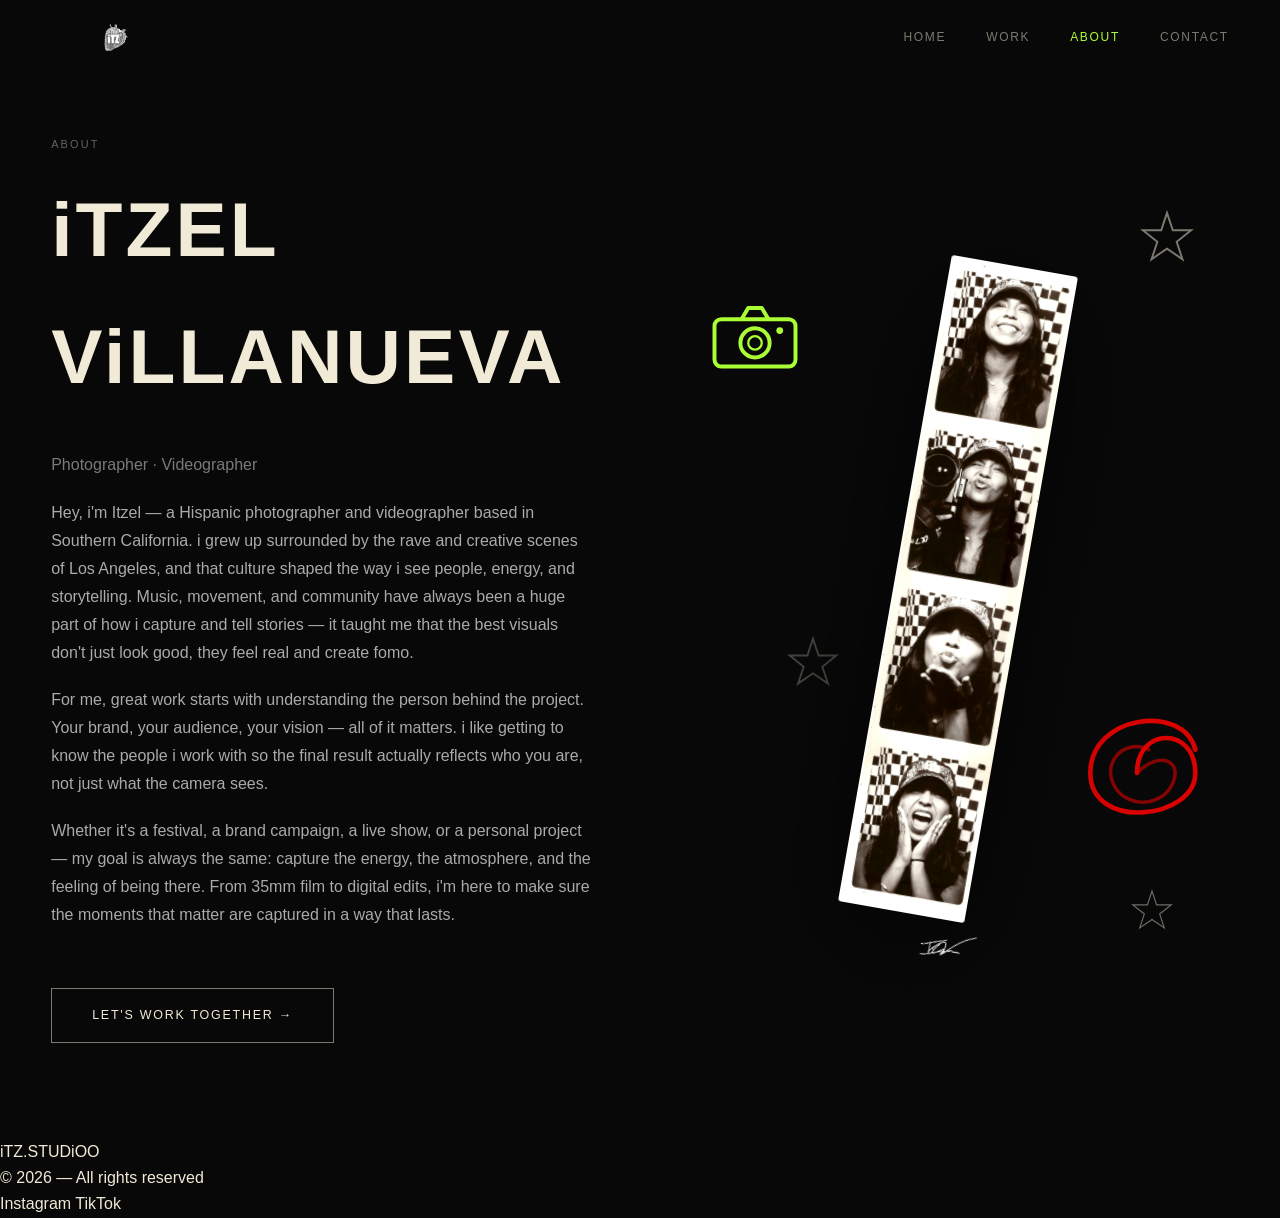
<file: about.html>
<!DOCTYPE html>
<html lang="en">
<head>
  <meta charset="UTF-8" />
  <meta name="viewport" content="width=device-width, initial-scale=1.0" />
  <title>About | itz.studioo</title>
  <link rel="icon" type="image/png" href="images/favicon.png" />
  <link rel="stylesheet" href="css/style.css" />
</head>
<body>

  <div class="cursor-dot"></div>
  <div class="cursor-ring"></div>

  <nav class="nav">
    <a href="index.html" class="nav-logo"><img src="images/logo-s.png" alt="iTZ.STUDiOO" /></a>
    <ul class="nav-links">
      <li><a href="index.html">Home</a></li>
      <li><a href="work.html">Work</a></li>
      <li><a href="about.html" class="active">About</a></li>
      <li><a href="contact.html">Contact</a></li>
    </ul>
    <button class="nav-hamburger" aria-label="menu">
      <span></span><span></span><span></span>
    </button>
  </nav>

  <section class="about-section">

    <!-- LEFT: BIO -->
    <div class="about-content">
      <p class="eyebrow">About</p>
      <h1 class="about-name">Itzel<br/>Villanueva</h1>

      <p class="about-bio about-bio--intro">Photographer · Videographer</p>

      <p class="about-bio">
        Hey, i'm Itzel — a Hispanic photographer and videographer based in Southern California.
        i grew up surrounded by the rave and creative scenes of Los Angeles, and that culture
        shaped the way i see people, energy, and storytelling. Music, movement, and community
        have always been a huge part of how i capture and tell stories — it taught me that the
        best visuals don't just look good, they feel real and create fomo.
      </p>
      <p class="about-bio">
        For me, great work starts with understanding the person behind the project. Your brand,
        your audience, your vision — all of it matters. i like getting to know the people i
        work with so the final result actually reflects who you are, not just what the camera sees.
      </p>
      <p class="about-bio">
        Whether it's a festival, a brand campaign, a live show, or a personal project —
        my goal is always the same: capture the energy, the atmosphere, and the feeling of
        being there. From 35mm film to digital edits, i'm here to make sure
        the moments that matter are captured in a way that lasts.
      </p>

      <a href="contact.html" class="business-btn" style="margin-top:2.5rem;">Let's Work Together →</a>
    </div>

    <!-- RIGHT: FILMSTRIP SCENE -->
    <div class="about-image">
      <div class="filmstrip-scene">

        <!-- Deco: camera -->
        <div class="deco deco-camera">
          <svg viewBox="0 0 80 64" fill="none" xmlns="http://www.w3.org/2000/svg">
            <rect x="4" y="18" width="72" height="42" rx="6" stroke="var(--lime)" stroke-width="3.5"/>
            <circle cx="40" cy="39" r="13" stroke="var(--lime)" stroke-width="3.5"/>
            <circle cx="40" cy="39" r="6" stroke="var(--lime)" stroke-width="2"/>
            <path d="M28 18 L34 8 H46 L52 18" stroke="var(--lime)" stroke-width="3.5" stroke-linejoin="round"/>
            <circle cx="62" cy="28" r="3" fill="var(--lime)"/>
          </svg>
        </div>

        <!-- Deco: red swirl -->
        <div class="deco deco-swirl">
          <svg viewBox="0 0 120 120" fill="none" xmlns="http://www.w3.org/2000/svg">
            <path d="M60 60 C60 20 110 20 110 60 C110 100 20 110 20 60 C20 10 100 0 110 40" stroke="var(--red)" stroke-width="4" stroke-linecap="round" fill="none"/>
            <path d="M60 60 C80 40 100 50 90 70 C80 90 50 90 40 70 C30 50 50 30 70 40" stroke="var(--red)" stroke-width="3" stroke-linecap="round" fill="none" opacity=".6"/>
          </svg>
        </div>

        <!-- Deco: star top-right -->
        <div class="deco deco-star">
          <svg viewBox="0 0 60 60" fill="none" xmlns="http://www.w3.org/2000/svg">
            <polygon points="30,4 36,22 55,22 40,34 46,52 30,41 14,52 20,34 5,22 24,22" stroke="var(--cream)" stroke-width="2" fill="none" opacity=".5"/>
          </svg>
        </div>
        <!-- Deco: star left side of filmstrip -->
        <div class="deco deco-star-left">
          <svg viewBox="0 0 60 60" fill="none" xmlns="http://www.w3.org/2000/svg">
            <polygon points="30,4 36,22 55,22 40,34 46,52 30,41 14,52 20,34 5,22 24,22" stroke="var(--cream)" stroke-width="2" fill="none" opacity=".45"/>
          </svg>
        </div>
        <!-- Deco: star near bottom of filmstrip -->
        <div class="deco deco-star-bottom">
          <svg viewBox="0 0 60 60" fill="none" xmlns="http://www.w3.org/2000/svg">
            <polygon points="30,4 36,22 55,22 40,34 46,52 30,41 14,52 20,34 5,22 24,22" stroke="var(--cream)" stroke-width="1.5" fill="none" opacity=".45"/>
          </svg>
        </div>

        <!-- The filmstrip itself -->
        <div class="filmstrip-wrap">
          <img src="images/filmstrip.jpg" alt="Itzel Villanueva — iTZ.STUDiOO" class="filmstrip-img" />
          <img src="images/signature.png" alt="signature" class="about-sig" />
        </div>

      </div>
    </div>

  </section>

  <footer class="footer">
    <p class="footer-logo">iTZ.STUDiOO</p>
    <p class="footer-copy">&copy; <span id="year"></span> — All rights reserved</p>
    <div class="footer-socials">
      <a href="https://www.instagram.com/ivilla.11/" target="_blank" rel="noopener">Instagram</a>
      <a href="https://www.tiktok.com/@ivilla" target="_blank" rel="noopener">TikTok</a>
    </div>
  </footer>

  <script src="js/main.js"></script>
</body>
</html>
</file>
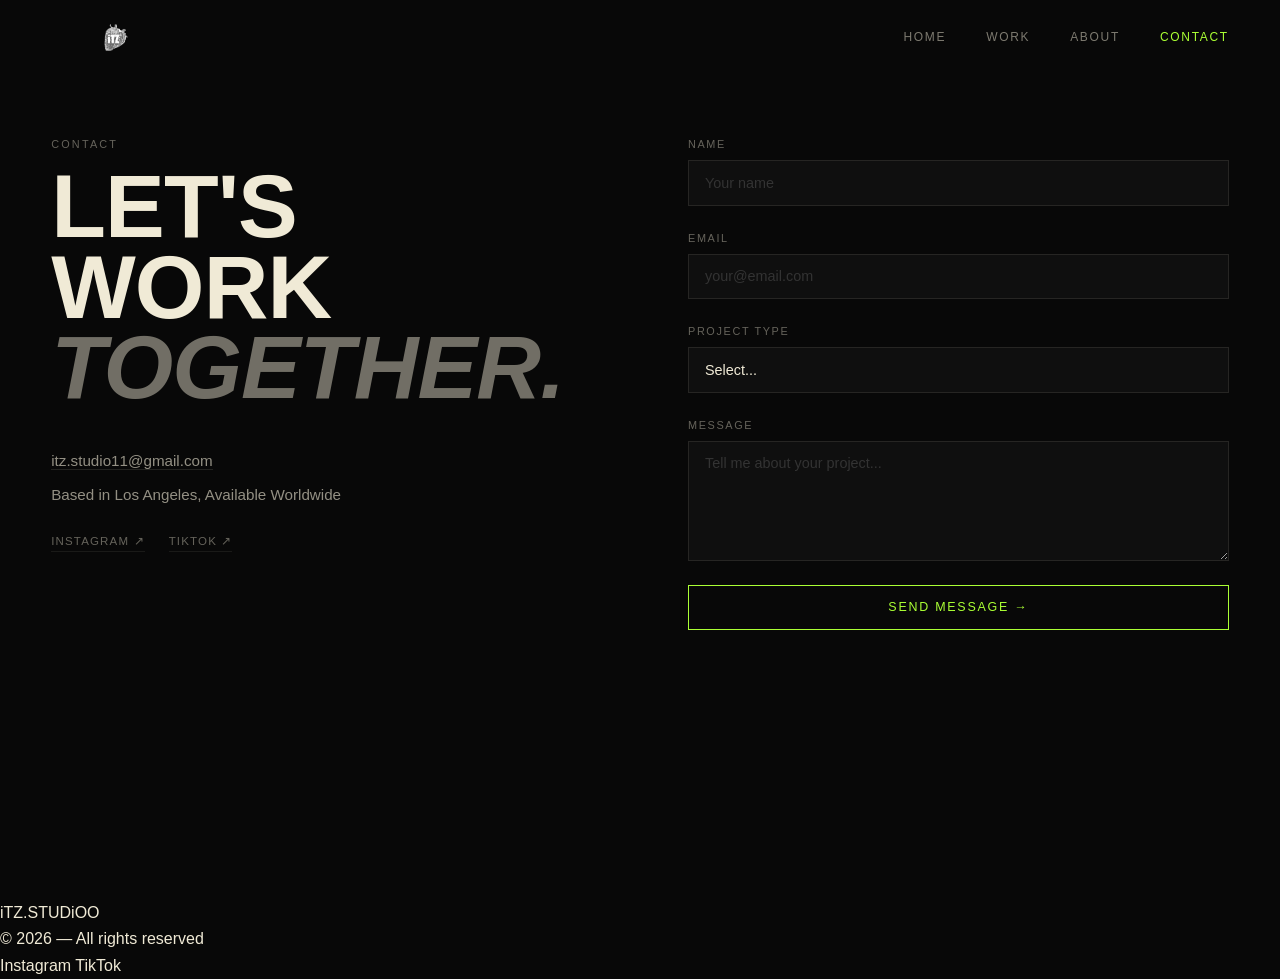
<file: contact.html>
<!DOCTYPE html>
<html lang="en">
<head>
  <meta charset="UTF-8" />
  <meta name="viewport" content="width=device-width, initial-scale=1.0" />
  <title>Contact | itz.studioo</title>
  <link rel="icon" type="image/png" href="images/favicon.png" />
  <link rel="stylesheet" href="css/style.css" />
</head>
<body>

  <div class="cursor-dot"></div>
  <div class="cursor-ring"></div>

  <nav class="nav">
    <a href="index.html" class="nav-logo"><img src="images/logo-s.png" alt="iTZ.STUDiOO" /></a>
    <ul class="nav-links">
      <li><a href="index.html">Home</a></li>
      <li><a href="work.html">Work</a></li>
      <li><a href="about.html">About</a></li>
      <li><a href="contact.html" class="active">Contact</a></li>
    </ul>
    <button class="nav-hamburger" aria-label="menu">
      <span></span><span></span><span></span>
    </button>
  </nav>

  <section class="contact-section">
    <div class="contact-left">
      <p class="eyebrow">Contact</p>
      <h1 class="contact-title">Let's work<br/><em>together.</em></h1>
      <div class="contact-info">
        <p>
          <a href="mailto:itz.studio11@gmail.com">itz.studio11@gmail.com</a>
        </p>
        <p>Based in Los Angeles, Available Worldwide</p>
        <div class="contact-socials">
          <a href="https://www.instagram.com/ivilla.11/" target="_blank" rel="noopener">Instagram ↗</a>
          <a href="https://www.tiktok.com/@ivilla" target="_blank" rel="noopener">TikTok ↗</a>
        </div>
      </div>
    </div>

    <form class="contact-form" name="contact" method="POST" action="https://formspree.io/f/meerlgrq">
      <input type="hidden" name="_next" value="https://itz10511.github.io/itzstudioo/thanks.html" />
      <div class="form-group">
        <label for="name">Name</label>
        <input type="text" id="name" name="name" placeholder="Your name" required />
      </div>
      <div class="form-group">
        <label for="email">Email</label>
        <input type="email" id="email" name="email" placeholder="your@email.com" required />
      </div>
      <div class="form-group">
        <label for="type">Project type</label>
        <select id="type" name="type">
          <option value="">Select...</option>
          <option>Photography</option>
          <option>Videography</option>
          <option>Both</option>
          <option>Other</option>
        </select>
      </div>
      <div class="form-group">
        <label for="message">Message</label>
        <textarea id="message" name="message" rows="5" placeholder="Tell me about your project..." required></textarea>
      </div>
      <button type="submit" class="btn-primary btn-full">Send message →</button>
    </form>
  </section>

  <footer class="footer">
    <p class="footer-logo">iTZ.STUDiOO</p>
    <p class="footer-copy">&copy; <span id="year"></span> — All rights reserved</p>
    <div class="footer-socials">
      <a href="https://www.instagram.com/ivilla.11/" target="_blank" rel="noopener">Instagram</a>
      <a href="https://www.tiktok.com/@ivilla" target="_blank" rel="noopener">TikTok</a>
    </div>
  </footer>

  <script src="js/main.js"></script>
</body>
</html>
</file>
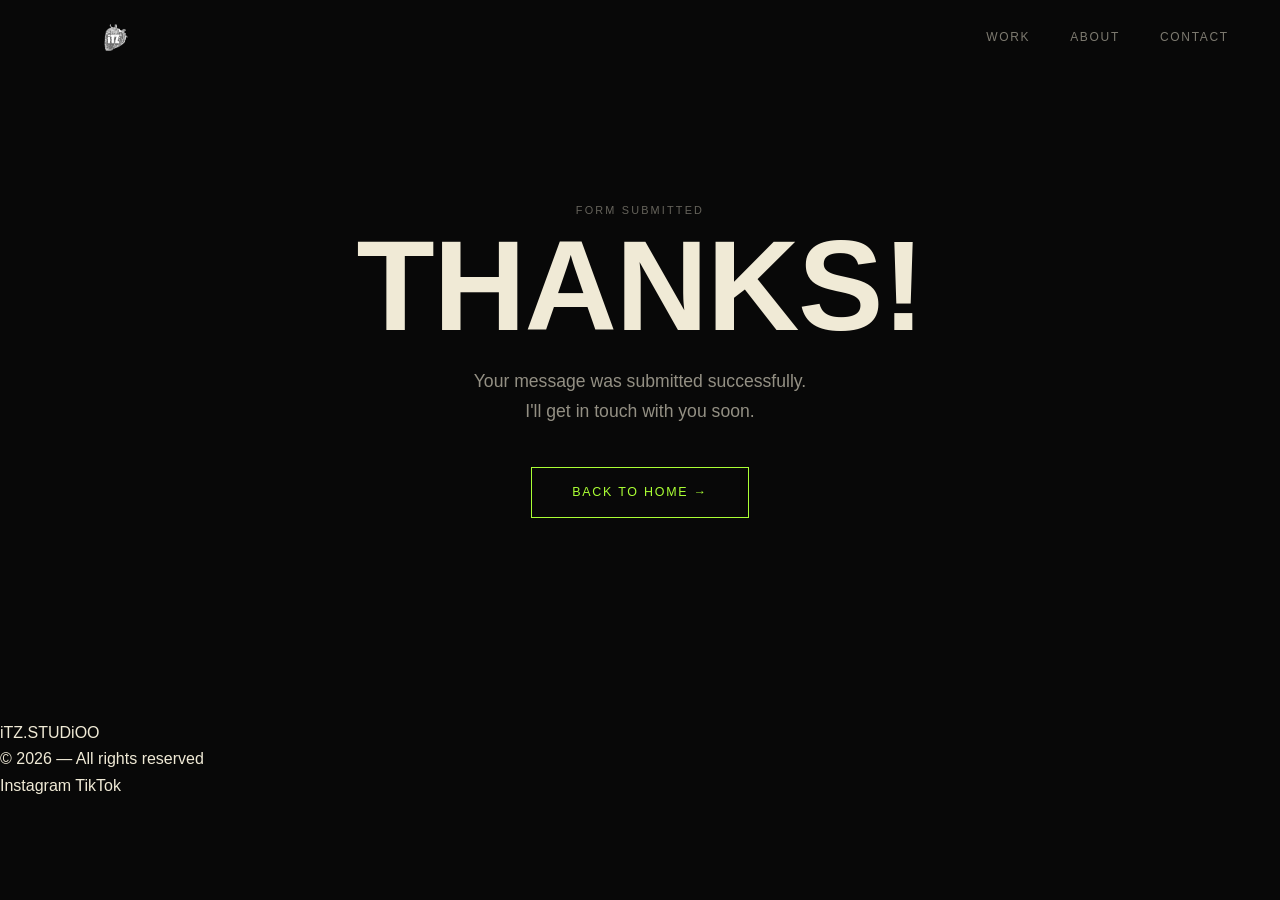
<file: thanks.html>
<!DOCTYPE html>
<html lang="en">
<head>
  <meta charset="UTF-8" />
  <meta name="viewport" content="width=device-width, initial-scale=1.0" />
  <title>Thanks | itz.studioo</title>
  <link rel="icon" type="image/png" href="images/favicon.png" />
  <link rel="stylesheet" href="css/style.css" />
</head>
<body>

  <div class="cursor-dot"></div>
  <div class="cursor-ring"></div>

  <nav class="nav">
    <a href="index.html" class="nav-logo"><img src="images/logo-s.png" alt="iTZ.STUDiOO" /></a>
    <ul class="nav-links">
      <li><a href="work.html">Work</a></li>
      <li><a href="about.html">About</a></li>
      <li><a href="contact.html">Contact</a></li>
    </ul>
    <button class="nav-hamburger" aria-label="menu">
      <span></span><span></span><span></span>
    </button>
  </nav>

  <section style="min-height:80vh; display:flex; align-items:center; justify-content:center; text-align:center; padding:4rem 2rem;">
    <div>
      <p class="eyebrow" style="letter-spacing:0.2em;">Form Submitted</p>
      <h1 class="contact-title" style="font-size:clamp(3rem,10vw,8rem); margin:0.5rem 0;">Thanks!</h1>
      <p style="font-size:1.1rem; opacity:0.6; max-width:420px; margin:1.5rem auto 0; line-height:1.7;">
        Your message was submitted successfully.<br/>I'll get in touch with you soon.
      </p>
      <a href="index.html" class="btn-primary" style="display:inline-block; margin-top:2.5rem;">Back to home →</a>
    </div>
  </section>

  <footer class="footer">
    <p class="footer-logo">iTZ.STUDiOO</p>
    <p class="footer-copy">&copy; <span id="year"></span> — All rights reserved</p>
    <div class="footer-socials">
      <a href="https://www.instagram.com/ivilla.11/" target="_blank" rel="noopener">Instagram</a>
      <a href="https://www.tiktok.com/@ivilla" target="_blank" rel="noopener">TikTok</a>
    </div>
  </footer>

  <script src="js/main.js"></script>
</body>
</html>
</file>
<file: css/style.css>
/* =============================================
   iTZ.STUDiOO — Portfolio CSS
   Dark editorial · Bebas Neue + DM Sans
   ============================================= */

*, *::before, *::after { margin: 0; padding: 0; box-sizing: border-box; }

:root {
  --black:     #080808;
  --off-black: #0f0f0f;
  --dark:      #1a1a1a;
  --mid:       #333333;
  --muted:     #666666;
  --cream:     #f0ead6;
  --light:     #aaaaaa;
  --accent:    #e8e0c8;

  --font-display: 'Helvetica Neue', Helvetica, Arial, sans-serif;
  --font-body:    'Helvetica Neue', Helvetica, Arial, sans-serif;

  --lime: rgb(170, 255, 52);
  --red:  #FF0000;

  --ease: cubic-bezier(0.76, 0, 0.24, 1);
  --dur:  0.85s;
  --pad:  clamp(1.5rem, 4vw, 3.5rem);
  --nav-h: 72px;
}

/* ── ALL-CAPS DISPLAY WITH LOWERCASE i ─ */
h1, h2, h3,
.nav-logo,
.hero-title,
.page-title,
.quote-text,
.statement-text,
.footer-tagline,
.cta-title,
.socials-title,
.about-name,
.contact-title,
.service-item h3,
.service-card h3,
.services-section h2,
.filter-btn,
.marquee-inner span,
.portrait-strip-inner,
.partner-strip-inner span {
  text-transform: uppercase;
  font-family: var(--font-display);
  font-weight: 800;
}

/* The "i" exception — stays lowercase */
.i-lower {
  text-transform: lowercase !important;
  display: inline !important;
  font-style: normal;
}

html { scroll-behavior: smooth; }
body {
  background: var(--black);
  color: var(--cream);
  font-family: var(--font-body);
  font-weight: 300;
  font-size: 16px;
  line-height: 1.65;
  overflow-x: hidden;
  cursor: auto;
}
a { color: inherit; text-decoration: none; }
img, video { display: block; width: 100%; object-fit: cover; }
ul { list-style: none; }

/* =====================
   CUSTOM CURSOR
   ===================== */
.cursor-dot, .cursor-ring { display: none; }
@media (pointer: coarse) { body { cursor: auto; } }

/* =====================
   NAV
   ===================== */
.nav {
  position: fixed; top: 0; left: 0; right: 0;
  z-index: 100;
  height: var(--nav-h);
  display: flex; align-items: center; justify-content: space-between;
  padding: 0 var(--pad);
  transition: background .4s, backdrop-filter .4s;
}
.nav.scrolled {
  background: rgba(8,8,8,.9);
  backdrop-filter: blur(20px);
  border-bottom: 1px solid rgba(240,234,214,.06);
}
.nav-logo {
  display: flex; align-items: center;
  position: relative; z-index: 1;
}
/* Aura behind logo */
.nav-logo::before {
  content: '';
  position: absolute;
  width: 90px; height: 90px;
  top: 50%; left: 38px;
  transform: translate(-50%, -50%) scale(0);
  border-radius: 50%;
  background: radial-gradient(circle, rgba(170,255,52,.55) 0%, rgba(255,0,0,.35) 55%, transparent 72%);
  filter: blur(14px);
  opacity: 0;
  transition: opacity .45s ease, transform .5s ease;
  z-index: -1;
  pointer-events: none;
}
.nav-logo:hover::before {
  opacity: 1;
  transform: translate(-50%, -50%) scale(1);
  animation: auraBreath 1.8s ease-in-out infinite;
}
@keyframes auraBreath {
  0%, 100% {
    transform: translate(-50%, -50%) scale(1);
    filter: blur(14px) hue-rotate(0deg);
  }
  50% {
    transform: translate(-50%, -50%) scale(1.25);
    filter: blur(18px) hue-rotate(120deg);
  }
}
.nav-logo img {
  height: 72px; width: auto; display: block;
  filter: grayscale(1) brightness(1.1);
  transition: filter .4s ease, transform .3s ease;
}
.nav-logo:hover img {
  filter: grayscale(1) brightness(1.3) drop-shadow(0 0 6px var(--lime)) drop-shadow(0 0 18px rgba(170,255,52,.5));
  transform: scale(1.05);
  animation: logoGlowPulse 1.6s ease-in-out infinite alternate;
}
@keyframes logoGlowPulse {
  from {
    filter: grayscale(1) brightness(1.3)
            drop-shadow(0 0 6px var(--lime))
            drop-shadow(0 0 20px rgba(170,255,52,.5));
  }
  to {
    filter: grayscale(1) brightness(1.3)
            drop-shadow(0 0 8px var(--red))
            drop-shadow(0 0 24px rgba(255,0,0,.45));
  }
}
.nav-links { display: flex; gap: 2.5rem; }
.nav-links a { font-size: .75rem; letter-spacing: .14em; text-transform: uppercase; opacity: .5; transition: opacity .25s, color .25s; }
.nav-links a:hover, .nav-links a.active { opacity: 1; color: var(--lime); }
.nav-hamburger { display: none; flex-direction: column; gap: 5px; background: none; border: none; cursor: pointer; padding: 4px; }
.nav-hamburger span { display: block; width: 22px; height: 1px; background: var(--cream); transition: transform .3s, opacity .3s; }
.nav-hamburger.open span:nth-child(1) { transform: translateY(6px) rotate(45deg); }
.nav-hamburger.open span:nth-child(2) { opacity: 0; }
.nav-hamburger.open span:nth-child(3) { transform: translateY(-6px) rotate(-45deg); }
.nav-mobile { display: none; position: fixed; inset: 0; background: var(--black); z-index: 99; flex-direction: column; align-items: center; justify-content: center; gap: 2rem; }
.nav-mobile.open { display: flex; }
.nav-mobile a { font-family: var(--font-display); font-size: clamp(2.5rem,8vw,4rem); font-weight: 800; letter-spacing: .05em; text-transform: uppercase; opacity: .8; transition: opacity .2s; }
.nav-mobile a:hover { opacity: 1; color: var(--lime); }

/* =====================
   HERO
   ===================== */
.hero {
  height: 84svh; min-height: 580px;
  display: flex; flex-direction: column;
  padding: 0 var(--pad) 3rem;
  position: relative; overflow: hidden;
}
.hero-bg {
  position: absolute; inset: 0;
  background:
    radial-gradient(ellipse at 15% 90%, rgba(160,0,0,.28) 0%, transparent 55%),
    radial-gradient(ellipse at 85% 10%, rgba(80,0,0,.15) 0%, transparent 50%);
  animation: bgDrift 12s ease-in-out infinite alternate;
  pointer-events: none;
}
@keyframes bgDrift {
  from { transform: scale(1) translate(0,0); }
  to   { transform: scale(1.08) translate(3%,-2%); }
}
.hero-noise, .quote-noise, .footer-hero-noise {
  position: absolute; inset: -100%; width: 300%; height: 300%;
  opacity: .055;
  background-image: url("data:image/svg+xml,%3Csvg viewBox='0 0 200 200' xmlns='http://www.w3.org/2000/svg'%3E%3Cfilter id='n'%3E%3CfeTurbulence type='fractalNoise' baseFrequency='0.85' numOctaves='4' stitchTiles='stitch'/%3E%3C/filter%3E%3Crect width='100%25' height='100%25' filter='url(%23n)'/%3E%3C/svg%3E");
  background-size: 180px 180px;
  animation: grain .4s steps(1) infinite;
  pointer-events: none;
}
@keyframes grain {
  0%  { transform: translate(0,0); }
  20% { transform: translate(-3%,-4%); }
  40% { transform: translate(4%,3%); }
  60% { transform: translate(-4%,5%); }
  80% { transform: translate(3%,-3%); }
}
/* Hero rotating motion layer */
.hero-motion {
  position: absolute; inset: -60%; z-index: 1;
  background: conic-gradient(
    from 0deg at 35% 65%,
    transparent 0deg,
    rgba(160,0,0,.1) 55deg,
    transparent 110deg,
    rgba(100,0,0,.06) 200deg,
    transparent 290deg
  );
  animation: heroSpin 28s linear infinite;
  pointer-events: none;
}
@keyframes heroSpin {
  from { transform: rotate(0deg); }
  to   { transform: rotate(360deg); }
}

/* ── HERO LOGO BACKGROUND (always visible, dimly lit) ── */
.hero-bg-logo {
  position: absolute; inset: 0; z-index: 1;
  background: url(images/logo-l.png) no-repeat center 50%;
  background-size: 68%;
  filter: grayscale(1) brightness(0.48) contrast(1.6);
  opacity: 0.7;
  pointer-events: none;
  mix-blend-mode: luminosity;
}

/* ── HERO LENS REVEAL — disabled ── */
.hero-lens { display: none; }
/* Lime color wash clipped inside the lens */
.hero-lens::after {
  content: '';
  position: absolute; inset: 0;
  background: rgba(170, 255, 52, 0.32);
  mix-blend-mode: screen;
}
.hero-lens.active {
  opacity: 1;
}

.hero-eyebrow {
  font-size: .68rem; letter-spacing: .22em; text-transform: uppercase; opacity: .35;
  padding-top: calc(var(--nav-h) + 3rem); margin-bottom: auto; position: relative; z-index: 3;
}
.hero-title {
  font-family: var(--font-display);
  font-size: clamp(3.5rem, 11vw, 11rem);
  font-weight: 800;
  line-height: .9; letter-spacing: -.02em; margin-bottom: 2.5rem;
  position: relative; z-index: 3;
}
.hero-line { display: block; overflow: hidden; }
.hero-line > span { display: block; transform: translateY(110%); animation: revealUp 1s var(--ease) forwards; }
.hero-line:nth-child(2) > span { animation-delay: .1s; }
@keyframes revealUp { to { transform: translateY(0); } }
.hero-bottom { display: flex; align-items: center; justify-content: space-between; position: relative; z-index: 3; }
.hero-sub { font-size: .82rem; opacity: .4; letter-spacing: .06em; }
.hero-cta { font-size: .78rem; letter-spacing: .14em; text-transform: uppercase; border-bottom: 1px solid rgba(240,234,214,.25); padding-bottom: .2rem; transition: color .3s, border-color .3s; }
.hero-cta:hover { color: var(--lime); border-color: var(--lime); }

/* =====================
   MARQUEE
   ===================== */
.marquee { overflow: hidden; border-top: 1px solid rgba(240,234,214,.08); border-bottom: 1px solid rgba(240,234,214,.08); padding: .9rem 0; user-select: none; }
.marquee-inner { display: flex; width: max-content; animation: marquee 32s linear infinite; }
.marquee-inner span { font-family: var(--font-display); font-size: .82rem; letter-spacing: .18em; opacity: .3; white-space: nowrap; }
@keyframes marquee { from { transform: translateX(0); } to { transform: translateX(-50%); } }

/* =====================
   PORTRAIT SECTION
   ===================== */
.portrait-section { height: 220vh; position: relative; }
.portrait-sticky {
  position: sticky; top: 0; height: 100vh; width: 100%;
  display: flex; align-items: center; justify-content: center;
  overflow: hidden; background: var(--black);
}
.portrait-strip { position: absolute; left: 0; right: 0; overflow: hidden; pointer-events: none; }
.portrait-strip.strip-top { top: 18%; }
.portrait-strip.strip-bot { bottom: 18%; }
.portrait-strip-inner {
  display: flex; white-space: nowrap;
  font-family: var(--font-display);
  font-size: clamp(3.5rem, 9vw, 8rem);
  letter-spacing: .02em; opacity: .1; color: var(--cream);
  animation: stripLeft 20s linear infinite;
}
.portrait-strip-inner.reverse { animation: stripRight 24s linear infinite; }
.portrait-strip-inner span { padding-right: 2.5rem; }
@keyframes stripLeft  { from { transform: translateX(0); }    to { transform: translateX(-50%); } }
@keyframes stripRight { from { transform: translateX(-50%); } to { transform: translateX(0); } }
.portrait-wrap { position: relative; z-index: 10; will-change: transform; }
.portrait-img { width: clamp(240px, 32vw, 480px); aspect-ratio: 4/5; overflow: hidden; position: relative; }
.portrait-placeholder { width: 100%; height: 100%; background: var(--dark); }
.portrait-sig { position: absolute; bottom: -18%; right: -22%; width: 58%; pointer-events: none; z-index: 11; overflow: visible; }
.sig-path {
  stroke: var(--cream); stroke-width: 4; fill: none;
  stroke-linecap: round; stroke-linejoin: round;
  stroke-dasharray: 2000; stroke-dashoffset: 2000;
  transition: stroke-dashoffset 1.8s cubic-bezier(.76,0,.24,1);
}
.sig-path.drawn { stroke-dashoffset: 0; }

/* =====================
   QUOTE SECTION
   ===================== */
.quote-section {
  position: relative; padding: 10rem var(--pad);
  min-height: 80vh; display: flex; align-items: center; justify-content: center; overflow: hidden;
}
.quote-bg {
  position: absolute; inset: 0;
  background:
    radial-gradient(ellipse at 20% 70%, rgba(160,0,0,.22) 0%, transparent 55%),
    radial-gradient(ellipse at 80% 30%, rgba(60,0,0,.18) 0%, transparent 50%);
  animation: bgDrift 14s ease-in-out infinite alternate-reverse; pointer-events: none;
}
.quote-text {
  position: relative; z-index: 2;
  font-family: var(--font-display);
  font-size: clamp(3.5rem, 9vw, 9rem);
  line-height: .92; letter-spacing: -.01em;
  text-align: center; font-style: normal; max-width: 1100px;
}
.quote-text em { font-style: italic; opacity: .45; }

/* =====================
   ON SET MASONRY GRID
   ===================== */
.on-set-section { padding: 5rem var(--pad); border-top: 1px solid rgba(240,234,214,.08); }
.on-set-header { display: flex; align-items: baseline; justify-content: space-between; margin-bottom: 2.5rem; }
.photo-strip-sub { font-size: .78rem; opacity: .35; letter-spacing: .08em; }
.on-set-grid { columns: 4 180px; column-gap: 8px; }
.on-set-card { break-inside: avoid; margin-bottom: 8px; position: relative; overflow: hidden; cursor: pointer; }
.on-set-card.portrait .on-set-img { aspect-ratio: 2/3; }
.on-set-card.landscape .on-set-img { aspect-ratio: 16/9; }
.on-set-img { width: 100%; overflow: hidden; background: var(--dark); }
.on-set-img img { width: 100%; height: 100%; object-fit: cover; transition: transform .7s var(--ease); display: block; }
.on-set-card:hover .on-set-img img { transform: scale(1.04); }
.on-set-label { display: flex; justify-content: space-between; padding: .5rem 0 0; font-size: .65rem; letter-spacing: .14em; text-transform: uppercase; opacity: .38; }
@media (max-width: 768px) { .on-set-grid { columns: 2 140px; } }

/* =====================
   PROJECT GRID (helmet-style)
   ===================== */
.project-grid-section { padding: 6rem var(--pad); background: var(--off-black); border-top: 1px solid rgba(240,234,214,.06); }
.project-grid-header { display: flex; align-items: center; justify-content: space-between; margin-bottom: 3rem; }
.project-grid { display: grid; grid-template-columns: repeat(6, 1fr); gap: 2px; }
.project-card {
  position: relative; overflow: hidden; cursor: pointer;
  border: 1px solid rgba(240,234,214,.06);
  transition: border-color .3s;
  display: block; text-decoration: none; color: inherit;
  grid-column: span 2;
}
.project-card:hover { border-color: rgba(240,234,214,.2); }
.project-card-img { width: 100%; aspect-ratio: 3/4; background: var(--dark); overflow: hidden; position: relative; }
.project-card.wide { grid-column: span 3; }
.project-card.wide .project-card-img { aspect-ratio: 16/9; }
/* clip-path reveal on project cards */
.project-card-img .feat-layer { position: absolute; inset: 0; width: 100%; height: 100%; transition: transform .7s var(--ease); object-fit: cover; }
.project-card:hover .feat-layer { transform: scale(1.05); }
.project-card-img .feat-layer.reveal {
  clip-path: circle(0% at var(--x,50%) var(--y,50%));
  transition: clip-path .65s var(--ease), transform .7s var(--ease); z-index: 2;
}
.project-card:hover .feat-layer.reveal { clip-path: circle(100% at var(--x,50%) var(--y,50%)); }
.project-card-footer { display: flex; align-items: center; justify-content: space-between; padding: .9rem 1rem; border-top: 1px solid rgba(240,234,214,.06); }
.project-name { font-size: .8rem; letter-spacing: .06em; opacity: .8; text-transform: uppercase; }
.project-cat { font-size: .65rem; letter-spacing: .14em; text-transform: uppercase; opacity: .4; }

/* =====================
   SOCIALS FAN CARDS
   ===================== */
.socials-section { padding: 7rem var(--pad) 10rem; text-align: center; overflow: hidden; border-top: 1px solid rgba(240,234,214,.08); }
.socials-title { font-family: var(--font-display); font-size: clamp(3rem, 8vw, 7rem); line-height: .92; margin-bottom: 5rem; }
.socials-title em { font-style: italic; opacity: .45; }
.socials-cards { position: relative; height: clamp(420px, 62vh, 640px); display: flex; align-items: flex-end; justify-content: center; margin-top: -2rem; }
.social-card {
  position: absolute; bottom: 0;
  width: clamp(160px, 19vw, 260px); aspect-ratio: 9/16;
  border-radius: 14px; overflow: hidden; cursor: pointer;
  transition: transform .55s var(--ease); transform-origin: bottom center;
  display: block; text-decoration: none;
}
.social-card-img { width: 100%; height: 100%; background: var(--dark); position: relative; }
.social-card-img img { position: absolute; inset: 0; width: 100%; height: 100%; object-fit: cover; }
.social-card-overlay {
  position: absolute; inset: 0;
  background: linear-gradient(to top, rgba(8,8,8,.85) 0%, transparent 55%);
  display: flex; align-items: flex-end; padding: .85rem;
}
.social-card-overlay span {
  font-size: .72rem; letter-spacing: .14em; text-transform: uppercase;
  font-family: var(--font-display); font-weight: 800;
  display: flex; align-items: center; gap: .4rem;
}

/* Fan positions — 3 cards */
.social-card:nth-child(1) { transform: rotate(-22deg) translateX(-220px); z-index: 1; }
.social-card:nth-child(2) { transform: rotate(0deg);                      z-index: 5; }
.social-card:nth-child(3) { transform: rotate(22deg)  translateX(220px);  z-index: 1; }

.socials-cards:hover .social-card:nth-child(1) { transform: rotate(-26deg) translateX(-255px); }
.socials-cards:hover .social-card:nth-child(2) { transform: rotate(0deg) translateY(-14px); }
.socials-cards:hover .social-card:nth-child(3) { transform: rotate(26deg) translateX(255px); }

/* Each card lifts in its own position — no dragging to center */
.social-card:nth-child(1):hover { transform: rotate(-18deg) translateX(-255px) translateY(-28px) scale(1.06) !important; z-index: 10 !important; }
.social-card:nth-child(2):hover { transform: rotate(0deg)                       translateY(-28px) scale(1.06) !important; z-index: 10 !important; }
.social-card:nth-child(3):hover { transform: rotate(18deg)  translateX(255px)   translateY(-28px) scale(1.06) !important; z-index: 10 !important; }

.socials-links { display: flex; justify-content: center; gap: 2rem; margin-top: 6rem; padding-top: 1rem; }
.socials-links a {
  font-size: .75rem; letter-spacing: .14em; text-transform: uppercase;
  opacity: .45; border-bottom: 1px solid rgba(240,234,214,.2); padding-bottom: .2rem;
  transition: opacity .25s, color .25s, border-color .25s;
}
.socials-links a:hover { opacity: 1; color: var(--lime); border-color: var(--lime); }

/* =====================
   FOOTER HERO SECTION
   ===================== */
.footer-hero {
  position: relative; overflow: hidden;
  display: flex; flex-direction: column; align-items: center;
  padding: 6rem var(--pad) 0;
  background: var(--black);
}
.footer-hero-bg {
  position: absolute; inset: 0;
  background:
    radial-gradient(ellipse at 18% 85%, rgba(160,0,0,.3) 0%, transparent 55%),
    radial-gradient(ellipse at 82% 15%, rgba(80,0,0,.15) 0%, transparent 50%);
  animation: bgDrift 16s ease-in-out infinite alternate; pointer-events: none;
}
.footer-sig-svg { width: clamp(100px, 14vw, 180px); margin-bottom: 1rem; position: relative; z-index: 2; }
.footer-sig-svg .sig-path { stroke-width: 3; }
.footer-tagline {
  font-family: var(--font-display);
  font-size: clamp(3.5rem, 10vw, 10rem);
  line-height: .88; letter-spacing: -.01em;
  text-align: center; position: relative; z-index: 2; margin-bottom: 0;
}
.footer-tagline em { font-style: italic; opacity: .45; }

/* Real signature image */
.portrait-sig-img {
  position: absolute;
  bottom: -12%; right: -28%;
  width: 62%;
  opacity: 0;
  transition: opacity 1.6s cubic-bezier(.76,0,.24,1);
  pointer-events: none; z-index: 11;
  filter: drop-shadow(0 2px 12px rgba(0,0,0,.4));
}
.portrait-sig-img.visible { opacity: 1; }

.portrait-filmstrip {
  width: 100%; height: 100%;
  object-fit: cover; object-position: top center;
  filter: grayscale(0.15) contrast(1.05);
}

/* Footer signature image */
.footer-sig-img {
  width: clamp(100px, 13vw, 180px);
  display: block;
  margin: 0 auto 1.5rem;
  transform: translateX(-3.5rem);
  position: relative; z-index: 2;
  opacity: 0; transform: translateY(6px);
  transition: opacity 1.2s var(--ease), transform 1.2s var(--ease);
  filter: drop-shadow(0 1px 8px rgba(0,0,0,.3));
}
.footer-sig-img.visible { opacity: 1; transform: translateY(0); }

/* Filmstrip scene on about page */
.about-image {
  overflow: hidden;
  align-self: stretch;
}
.filmstrip-scene {
  position: relative;
  width: 100%;
  height: 100%;
  min-height: 220px;
  display: flex;
  align-items: center;
  justify-content: center;
}

.filmstrip-wrap {
  position: relative;
  transform: rotate(10deg);
  transform-origin: center center;
  z-index: 5;
  filter: drop-shadow(0 30px 60px rgba(0,0,0,.7));
}
.filmstrip-img {
  width: clamp(80px, 10vw, 130px);
  display: block;
  border-radius: 3px;
  filter: grayscale(0.08) contrast(1.06);
}
.about-sig {
  position: absolute;
  bottom: -2.5rem; right: -2rem;
  width: clamp(80px, 35%, 130px);
  opacity: .9;
  filter: drop-shadow(0 1px 6px rgba(0,0,0,.5));
}

/* Decorative elements */
.deco {
  position: absolute;
  pointer-events: none;
  z-index: 2;
}
.deco svg { display: block; }

.deco-camera {
  top: 18%; left: 4%;
  width: clamp(50px, 8vw, 90px);
  animation: decoFloat 4s ease-in-out infinite;
}
.deco-swirl {
  bottom: 22%; right: 4%;
  width: clamp(80px, 13vw, 140px);
  opacity: .85;
  animation: decoSpin 18s linear infinite;
}
.deco-star        { top: 8%;    right: 6%;  width: clamp(36px,5vw,58px);  animation: decoFloat 5s ease-in-out infinite reverse; }
.deco-star-bottom { bottom: 12%; right: 10%; width: clamp(28px,4vw,46px);  animation: decoFloat 6.5s ease-in-out infinite; }
.deco-star-left   { top: 55%;   left: 18%;  width: clamp(34px,5vw,56px);   animation: decoFloat 7s ease-in-out infinite reverse; opacity: .6; }
.deco-reel {
  top: 55%; right: 2%;
  width: clamp(40px, 6vw, 70px);
  animation: decoFloat 6s ease-in-out infinite;
}

@keyframes decoFloat {
  0%, 100% { transform: translateY(0); }
  50%       { transform: translateY(-10px); }
}
@keyframes decoSpin {
  from { transform: rotate(0deg); }
  to   { transform: rotate(360deg); }
}

.about-bio--intro {
  font-size: 2rem;
  opacity: .7;
  margin-bottom: .25rem;
  font-weight: 300;
}

/* Logo in footer */
.footer-logo-wrap {
  position: relative;
  display: flex;
  justify-content: center;
  margin-top: 2rem;
  margin-bottom: 4.5rem;
  z-index: 4;
  transform: translateX(-2.5rem);
}
.footer-logo-wrap::before {
  content: '';
  position: absolute;
  width: 160px; height: 160px;
  top: 50%; left: 50%;
  transform: translate(-50%, -50%) scale(0);
  border-radius: 50%;
  background: radial-gradient(circle, rgba(170,255,52,.5) 0%, rgba(255,0,0,.3) 55%, transparent 72%);
  filter: blur(22px);
  opacity: 0;
  transition: opacity .45s ease, transform .5s ease;
  z-index: 0;
  pointer-events: none;
}
.footer-logo-wrap:hover::before {
  opacity: 1;
  transform: translate(-50%, -50%) scale(1);
  animation: auraBreath 1.8s ease-in-out infinite;
}
.footer-logo-img {
  width: clamp(90px, 10vw, 150px);
  height: auto;
  display: block;
  margin: 0 auto;
  opacity: .85;
  position: relative; z-index: 1;
  filter: grayscale(1) brightness(1.1);
  transition: filter .4s ease, opacity .4s ease, transform .3s ease;
  cursor: pointer;
}
.footer-logo-wrap:hover .footer-logo-img {
  opacity: 1;
  transform: scale(1.06);
  animation: logoGlowPulse 1.6s ease-in-out infinite alternate;
}

/* Footer nav grid */
.footer-nav-grid {
  display: grid; grid-template-columns: 1fr auto 1fr;
  gap: 2rem; width: 100%;
  padding: 1.75rem 0;
  border-top: 1px solid rgba(240,234,214,.08);
  position: relative; z-index: 4;
  margin-top: 1rem;
}
.footer-nav-col { display: flex; flex-direction: column; }
.footer-nav-col.right { align-items: flex-end; }
.footer-col-label { font-size: .62rem; letter-spacing: .2em; text-transform: uppercase; opacity: .3; margin-bottom: 1.25rem; }
.footer-nav-col a {
  font-family: var(--font-display);
  font-size: clamp(1rem, 1.4vw, 1.4rem);
  letter-spacing: .06em; opacity: .65; margin-bottom: .1rem;
  text-transform: uppercase;
  transition: opacity .25s, color .25s;
}
.footer-nav-col a:hover { opacity: 1; color: var(--lime); }
.footer-nav-col.center { align-items: center; justify-content: flex-end; }

/* Business inquiries */
.business-btn {
  display: inline-flex; align-items: center; gap: .75rem;
  padding: 1rem 2.5rem;
  background: transparent; color: var(--cream);
  border: 1px solid rgba(240,234,214,.5);
  font-family: var(--font-body); font-size: .78rem;
  letter-spacing: .14em; text-transform: uppercase; font-weight: 400;
  cursor: pointer; transition: background .25s, color .25s, border-color .25s, transform .25s;
}
.business-btn:hover { background: var(--cream); color: var(--black) !important; border-color: var(--cream); transform: translateY(-2px); }

/* Partner logos marquee */
.partner-strip { width: 100%; overflow: hidden; border-top: 1px solid rgba(240,234,214,.08); border-bottom: 1px solid rgba(240,234,214,.08); padding: 1.2rem 0; position: relative; z-index: 4; }
.partner-strip-inner { display: flex; width: max-content; animation: marquee 22s linear infinite; align-items: center; gap: 3.5rem; }
.partner-strip-inner span { font-family: var(--font-display); font-size: .95rem; letter-spacing: .2em; opacity: .28; white-space: nowrap; }

/* Footer bottom bar */
.footer-bottom-bar {
  width: 100%; display: flex; align-items: center; justify-content: space-between;
  padding: 1.25rem 0; font-size: .68rem; letter-spacing: .1em; opacity: .3;
  text-transform: uppercase; font-weight: 800;
  font-family: var(--font-display);
  position: relative; z-index: 4;
  border-top: 1px solid rgba(240,234,214,.06);
}

/* =====================
   FEATURED WORK (clip-path hover)
   ===================== */
.featured { padding: 5rem var(--pad); border-top: 1px solid rgba(240,234,214,.08); }
.featured-header { display: flex; align-items: center; justify-content: space-between; margin-bottom: 2rem; }
.featured-link { font-size: .75rem; letter-spacing: .12em; text-transform: uppercase; opacity: .4; transition: opacity .25s, color .25s; }
.featured-link:hover { opacity: 1; color: var(--lime); }
.featured-grid { display: grid; grid-template-columns: 55% 1fr; gap: 1rem; align-items: start; }
.feat-col { display: flex; flex-direction: column; gap: 1rem; }
.feat-item { position: relative; cursor: pointer; }
.feat-wide { width: 100%; }
.feat-media { position: relative; overflow: hidden; height: var(--h, 300px); }
.feat-layer { position: absolute; inset: 0; width: 100%; height: 100%; transition: transform .8s var(--ease); }
.feat-item:hover .feat-layer { transform: scale(1.05); }
.feat-layer.reveal {
  clip-path: circle(0% at var(--x,50%) var(--y,50%));
  transition: clip-path .65s var(--ease), transform .8s var(--ease); z-index: 2;
}
.feat-item:hover .feat-layer.reveal { clip-path: circle(100% at var(--x,50%) var(--y,50%)); }
.feat-caption { display: flex; align-items: center; justify-content: space-between; padding: .65rem 0 0; }
.feat-caption p { font-size: .82rem; opacity: .5; }

/* =====================
   SERVICES BAND
   ===================== */
.services-band { display: grid; grid-template-columns: repeat(3,1fr); border-top: 1px solid rgba(240,234,214,.08); }
.service-item { padding: 3rem var(--pad); border-right: 1px solid rgba(240,234,214,.08); }
.service-item:last-child { border-right: none; }
.service-num { font-size: .65rem; letter-spacing: .2em; opacity: .3; display: block; margin-bottom: 1.5rem; }
.service-item h3 { font-family: var(--font-display); font-size: 2.5rem; letter-spacing: .03em; margin-bottom: .75rem; }
.service-item p { font-size: .85rem; opacity: .45; line-height: 1.75; }

/* =====================
   SHARED UTILS
   ===================== */
.btn-primary {
  display: inline-block; padding: .9rem 2.5rem;
  background: var(--black); color: var(--lime);
  border: 1px solid var(--lime);
  font-family: var(--font-body); font-size: .78rem; letter-spacing: .14em;
  text-transform: uppercase; font-weight: 400; cursor: pointer;
  transition: background .25s, color .25s, border-color .25s, box-shadow .25s;
}
.btn-primary:hover { background: var(--lime); color: var(--black); border-color: var(--lime); box-shadow: 0 6px 24px rgba(170,255,52,.3); }
.btn-full { width: 100%; text-align: center; }
.eyebrow { font-size: .68rem; letter-spacing: .2em; text-transform: uppercase; opacity: .4; }
.tag { font-size: .62rem; letter-spacing: .14em; text-transform: uppercase; opacity: .45; border: 1px solid rgba(240,234,214,.18); padding: .2rem .55rem; }

/* =====================
   SCROLL REVEAL
   ===================== */
[data-reveal] { opacity: 0; transform: translateY(28px); transition: opacity var(--dur) var(--ease), transform var(--dur) var(--ease); }
[data-reveal].revealed { opacity: 1; transform: translateY(0); }

/* =====================
   PAGE HEADER (other pages)
   ===================== */
.page-header { padding: calc(var(--nav-h) + 4rem) var(--pad) 2.5rem; border-bottom: 1px solid rgba(240,234,214,.08); }
.page-title { font-family: var(--font-display); font-size: clamp(4rem,13vw,13rem); line-height: .88; letter-spacing: -.01em; margin-bottom: 1.5rem; }
.filter-bar { display: flex; gap: .5rem; flex-wrap: wrap; }
.filter-btn { padding: .4rem 1.1rem; border: 1px solid rgba(240,234,214,.18); background: transparent; color: var(--cream); font-family: var(--font-body); font-size: .72rem; letter-spacing: .12em; text-transform: uppercase; cursor: pointer; opacity: .45; transition: opacity .25s, background .25s, border-color .25s; }
.filter-btn:hover { opacity: .8; }
.filter-btn.active { background: var(--lime); color: var(--black); border-color: var(--lime); opacity: 1; }

/* MASONRY */
.masonry-grid { columns: 3 260px; column-gap: 8px; padding: 2rem var(--pad) 6rem; }
.masonry-grid .grid-item { break-inside: avoid; margin-bottom: 8px; position: relative; overflow: hidden; cursor: pointer; }
.grid-placeholder { width: 100%; transition: transform .7s var(--ease); }
.grid-item:hover .grid-placeholder { transform: scale(1.04); }
.grid-caption { display: flex; align-items: center; justify-content: space-between; padding: .6rem 0; font-size: .8rem; }
.masonry-grid .grid-item.hidden { display: none; }
.video-thumb { position: relative; width: 100%; }
.video-thumb iframe { width: 100%; aspect-ratio: 16/9; border: none; }
.grid-item img, .grid-item video { width: 100%; display: block; object-fit: cover; }

/* ABOUT */
.about-section { min-height: 100svh; padding: calc(var(--nav-h) + 4rem) var(--pad) 6rem; display: grid; grid-template-columns: 1fr 1fr; gap: 6rem; align-items: start; }
.about-placeholder { width: 100%; aspect-ratio: 3/4; background: var(--dark); }
.about-name { font-family: var(--font-display); font-size: clamp(3rem,6vw,5rem); letter-spacing: .04em; margin: .75rem 0 2rem; }
.about-bio { font-size: 1rem; color: var(--light); line-height: 1.75; margin-bottom: 1.2rem; }
.about-stats { display: flex; gap: 3rem; margin-top: 3rem; padding-top: 2rem; border-top: 1px solid rgba(240,234,214,.08); }
.stat { display: flex; flex-direction: column; gap: .25rem; }
.stat-num { font-family: var(--font-display); font-size: 2.5rem; letter-spacing: .05em; color: var(--accent); }
.stat-label { font-size: .7rem; letter-spacing: .14em; text-transform: uppercase; opacity: .4; }
.services-section { padding: 4rem var(--pad) 8rem; border-top: 1px solid rgba(240,234,214,.08); }
.services-section h2 { font-family: var(--font-display); font-size: clamp(2rem,4vw,3rem); letter-spacing: .04em; margin-bottom: 3rem; }
.services-grid { display: grid; grid-template-columns: repeat(3,1fr); gap: 2px; }
.service-card { padding: 2.5rem 2rem; border: 1px solid rgba(240,234,214,.07); }
.service-card h3 { font-family: var(--font-display); font-size: 1.8rem; letter-spacing: .04em; margin-bottom: .75rem; }
.service-card p { font-size: .88rem; opacity: .45; line-height: 1.7; }

/* CONTACT */
.contact-section { min-height: 100svh; padding: calc(var(--nav-h) + 4rem) var(--pad) 6rem; display: grid; grid-template-columns: 1fr 1fr; gap: 6rem; align-items: start; }
.contact-title { font-family: var(--font-display); font-size: clamp(3.5rem,7vw,7rem); line-height: .9; letter-spacing: -.01em; margin: .75rem 0 2.5rem; }
.contact-title em { font-style: italic; opacity: .45; }
.contact-info p { font-size: .95rem; opacity: .6; margin-bottom: .6rem; }
.contact-info a { opacity: 1; border-bottom: 1px solid rgba(240,234,214,.2); transition: border-color .25s; }
.contact-info a:hover { border-color: var(--cream); }
.contact-socials { display: flex; gap: 1.5rem; margin-top: 1.5rem; }
.contact-socials a { font-size: .72rem; letter-spacing: .1em; text-transform: uppercase; opacity: .4; transition: opacity .25s; }
.contact-socials a:hover { opacity: 1; }
.contact-form { display: flex; flex-direction: column; gap: 1.5rem; }
.form-group { display: flex; flex-direction: column; gap: .4rem; }
.form-group label { font-size: .68rem; letter-spacing: .15em; text-transform: uppercase; opacity: .4; }
.form-group input, .form-group select, .form-group textarea { background: var(--off-black); border: 1px solid rgba(240,234,214,.1); color: var(--cream); padding: .85rem 1rem; font-family: var(--font-body); font-size: .9rem; font-weight: 300; outline: none; transition: border-color .25s; -webkit-appearance: none; appearance: none; width: 100%; }
.form-group input:focus, .form-group select:focus, .form-group textarea:focus { border-color: rgba(240,234,214,.35); }
.form-group select option { background: var(--off-black); }
.form-group textarea { resize: vertical; min-height: 120px; }
.form-group input::placeholder, .form-group textarea::placeholder { color: var(--mid); }

/* =====================
   RESPONSIVE
   ===================== */
@media (max-width: 860px) {
  .nav-links { display: none; }
  .nav-hamburger { display: flex; }
  .hero-title { font-size: clamp(4.5rem,20vw,10rem); }
  .hero-bottom { flex-direction: column; align-items: flex-start; gap: 1rem; }
  .featured-grid { grid-template-columns: 1fr; }
  .services-band { grid-template-columns: 1fr; }
  .service-item { border-right: none; border-bottom: 1px solid rgba(240,234,214,.08); }
  .service-item:last-child { border-bottom: none; }
  .project-grid { grid-template-columns: repeat(2,1fr); }
  .project-card { grid-column: span 1; }
  .project-card.wide { grid-column: span 2; }
  .socials-cards { height: 300px; }
  .social-card { width: clamp(100px,20vw,140px); }
  .social-card:nth-child(1) { transform: rotate(-22deg) translateX(-120px); }
  .social-card:nth-child(2) { transform: rotate(0deg); }
  .social-card:nth-child(3) { transform: rotate(22deg) translateX(120px); }
  .social-card:nth-child(1):hover { transform: rotate(-18deg) translateX(-120px) translateY(-20px) scale(1.06) !important; }
  .social-card:nth-child(2):hover { transform: rotate(0deg)                       translateY(-20px) scale(1.06) !important; }
  .social-card:nth-child(3):hover { transform: rotate(18deg)  translateX(120px)   translateY(-20px) scale(1.06) !important; }
  .footer-nav-grid { grid-template-columns: 1fr 1fr; }
  .footer-nav-col.center { grid-column: span 2; }
  .about-section { grid-template-columns: 1fr; gap: 3rem; }
  .contact-section { grid-template-columns: 1fr; gap: 3rem; }
  .services-grid { grid-template-columns: 1fr; }
  .masonry-grid { columns: 1; }
}
@media (max-width: 480px) {
  .project-grid { grid-template-columns: 1fr; }
  .project-card { grid-column: span 1; }
  .project-card.wide { grid-column: span 1; }
  .footer-nav-grid { grid-template-columns: 1fr; }
  .footer-nav-col.center { grid-column: span 1; }
  .about-stats { flex-wrap: wrap; gap: 1.5rem; }
}

/* =====================
   PROJECT CARDS GRID
   ===================== */
.projects-section { padding: 2rem var(--pad) 6rem; }
.projects-grid {
  display: grid;
  grid-template-columns: repeat(3, 1fr);
  gap: 1.5rem;
}
.proj-card {
  cursor: pointer;
  position: relative;
}
.proj-card.hidden { display: none; }
.proj-cover {
  position: relative;
  aspect-ratio: 3/4;
  overflow: hidden;
  background: var(--dark);
}
.proj-cover img {
  width: 100%; height: 100%;
  object-fit: cover;
  transition: transform 0.65s var(--ease);
  display: block;
}
.proj-card:hover .proj-cover img { transform: scale(1.06); }
.proj-cover-placeholder {
  width: 100%; height: 100%;
  display: flex; align-items: center; justify-content: center;
  background: var(--dark);
  font-size: 2rem; opacity: 0.3;
}
.proj-hover {
  position: absolute; inset: 0;
  background: rgba(8,8,8,0.55);
  display: flex; align-items: center; justify-content: center;
  opacity: 0; transition: opacity 0.3s;
}
.proj-card:hover .proj-hover { opacity: 1; }
.proj-hover span {
  font-family: var(--font-display); font-weight: 800;
  font-size: 0.75rem; letter-spacing: 0.18em;
  text-transform: uppercase; color: var(--cream);
}
.proj-meta {
  display: flex; justify-content: space-between; align-items: center;
  padding: 0.75rem 0;
  border-top: 1px solid rgba(240,234,214,0.06);
}
.proj-title {
  font-family: var(--font-display); font-weight: 800;
  font-size: 0.78rem; letter-spacing: 0.06em;
  text-transform: uppercase; opacity: 0.85;
}
.proj-tag {
  font-size: 0.68rem; opacity: 0.35;
  letter-spacing: 0.1em; text-transform: uppercase;
  white-space: nowrap;
}

/* =====================
   LIGHTBOX
   ===================== */
.lightbox {
  position: fixed; inset: 0; z-index: 3000;
  background: rgba(8,8,8,0.97);
  display: flex; flex-direction: column;
  opacity: 0; pointer-events: none;
  transition: opacity 0.3s ease;
}
.lightbox.active { opacity: 1; pointer-events: all; }
.lb-header {
  display: flex; justify-content: space-between; align-items: center;
  padding: 1.25rem var(--pad); flex-shrink: 0;
  border-bottom: 1px solid rgba(240,234,214,0.08);
}
.lb-title {
  font-family: var(--font-display); font-weight: 800;
  font-size: 0.8rem; letter-spacing: 0.15em; text-transform: uppercase;
}
.lb-header-right { display: flex; align-items: center; gap: 1.5rem; }
.lb-counter { font-size: 0.7rem; opacity: 0.35; letter-spacing: 0.1em; }
.lb-close {
  background: none; border: none; color: var(--cream);
  font-size: 1.1rem; cursor: pointer; opacity: 0.5;
  transition: opacity 0.2s; padding: 0.25rem; line-height: 1;
}
.lb-close:hover { opacity: 1; }
.lb-body {
  flex: 1; display: flex; align-items: center;
  justify-content: center; position: relative;
  overflow: hidden; padding: 2rem 5rem;
}
.lb-media {
  max-width: 100%; max-height: 100%;
  display: flex; align-items: center; justify-content: center;
}
.lb-media img {
  max-width: 90vw; max-height: 80vh;
  object-fit: contain; display: block;
  border-radius: 2px;
}
.lb-media iframe {
  width: min(90vw, calc(80vh * 16 / 9));
  aspect-ratio: 16/9; border: none;
}
.lb-media iframe.lb-iframe--vert {
  width: min(50vw, calc(85vh * 9 / 16));
  aspect-ratio: 9/16;
}
.lb-media video {
  max-width: 90vw; max-height: 80vh; display: block;
}
.lb-prev, .lb-next {
  position: absolute; top: 50%; transform: translateY(-50%);
  background: none;
  border: 1px solid rgba(240,234,214,0.15);
  color: var(--cream);
  width: 44px; height: 44px; border-radius: 50%;
  cursor: pointer; font-size: 1rem;
  display: flex; align-items: center; justify-content: center;
  transition: background 0.2s, border-color 0.2s;
  z-index: 10;
}
.lb-prev { left: 1.5rem; }
.lb-next { right: 1.5rem; }
.lb-prev:hover, .lb-next:hover {
  background: rgba(240,234,214,0.08);
  border-color: rgba(240,234,214,0.3);
}
.lb-prev:disabled, .lb-next:disabled { opacity: 0.2; }

/* =====================
   GALLERY GRID (Pictures / Film / Video tabs)
   Masonry columns — natural aspect ratios, no cropping
   ===================== */
.projects-grid.gallery-mode {
  display: block;
  columns: 4;
  column-gap: 5px;
}
.gallery-item {
  position: relative;
  overflow: hidden;
  cursor: pointer;
  background: var(--dark);
  break-inside: avoid;
  margin-bottom: 5px;
}
.gallery-item img {
  width: 100%; height: auto;
  display: block;
  transition: transform 0.5s var(--ease);
}
.gallery-item:hover img { transform: scale(1.03); }
.gallery-item--video::after {
  content: '▶';
  position: absolute; inset: 0;
  display: flex; align-items: center; justify-content: center;
  font-size: 2rem; color: #fff;
  background: rgba(0,0,0,0.3);
  transition: background 0.2s;
}
.gallery-item--video:hover::after { background: rgba(0,0,0,0.55); }

/* =====================
   VIDEO FOLDER CARDS
   ===================== */
.projects-grid.video-folders-mode {
  display: grid;
  grid-template-columns: repeat(2, 1fr);
  gap: 1.5rem;
  columns: unset;
}
.video-folder-card {
  cursor: pointer;
  overflow: hidden;
  border-radius: 4px;
  transition: transform 0.3s var(--ease);
}
.video-folder-card:hover { transform: scale(1.02); }
.video-folder-thumb {
  position: relative;
  aspect-ratio: 16/9;
  overflow: hidden;
  background: var(--dark);
}
.video-folder-thumb img {
  width: 100%; height: 100%; object-fit: cover;
  transition: transform 0.5s var(--ease);
}
.video-folder-thumb::after {
  content: '';
  position: absolute; inset: 0;
  background: rgba(0,0,0,0.4);
}
.video-folder-card:hover .video-folder-thumb img { transform: scale(1.05); }
.video-folder-play {
  position: absolute; top: 50%; left: 50%;
  transform: translate(-50%,-50%);
  font-size: 2.5rem; color: white; z-index: 1;
  pointer-events: none;
}
.video-folder-meta {
  padding: 0.75rem 0 0;
  display: flex; flex-direction: column; gap: 0.25rem;
}
.video-folder-name {
  font-family: var(--font-display); font-weight: 800;
  font-size: 1rem; letter-spacing: 0.12em; text-transform: uppercase;
}
.video-folder-count {
  font-size: 0.72rem; color: var(--muted);
  text-transform: uppercase; letter-spacing: 0.08em;
}
/* Back button inside gallery-mode columns layout */
.video-folder-back {
  column-span: all;
  display: inline-block;
  margin-bottom: 1.25rem;
  background: none; border: none;
  cursor: pointer;
  font-size: 0.72rem; letter-spacing: 0.12em;
  text-transform: uppercase; color: var(--muted);
  transition: color 0.2s; padding: 0;
  font-family: var(--font-body);
}
.video-folder-back:hover { color: var(--cream); }

/* Vertical (9:16) video thumbnails — taller cells in masonry */
.gallery-item--vert { aspect-ratio: 9/16; }
.gallery-item--vert img { height: 100%; object-fit: cover; }

/* Horizontal (16:9) video thumbnails */
.gallery-item--horiz { aspect-ratio: 16/9; }
.gallery-item--horiz img { height: 100%; object-fit: cover; }

/* hide prev/next when viewing single item */
.lightbox.lb-single .lb-prev,
.lightbox.lb-single .lb-next { display: none; }
.lightbox.lb-single .lb-body { padding: 2rem; }

@media (max-width: 860px) {
  .projects-grid { grid-template-columns: repeat(2, 1fr); gap: 1rem; }
  .projects-grid.gallery-mode { columns: 3; }
  .lb-body { padding: 1rem 3.5rem; }
  .lb-prev { left: 0.5rem; }
  .lb-next { right: 0.5rem; }
}
@media (max-width: 480px) {
  .projects-grid { grid-template-columns: 1fr; }
  .projects-grid.gallery-mode { columns: 2; }
}

/* =====================
   MOBILE HOMEPAGE FIXES
   (≤ 768px only — desktop unchanged)
   ===================== */
@media (max-width: 768px) {

  /* ── Hero: cut the large empty gap ── */
  .hero { height: 76svh; min-height: 480px; }
  .hero-eyebrow { padding-top: calc(var(--nav-h) + 1rem); }
  .hero-title { font-size: clamp(2.4rem, 11vw, 4rem); letter-spacing: 0; }

  /* ── Portrait: reduce scroll dead-space ── */
  .portrait-section { height: 110vh; }

  /* ── Quote: tighter vertical padding ── */
  .quote-section { padding: 4rem var(--pad); min-height: 30vh; }

  /* ── On Set: 2-column masonry (portrait/landscape stacked pattern) ── */
  .on-set-section { padding: 3rem var(--pad); }
  .on-set-grid { columns: 2; column-gap: 8px; display: block; }
  .on-set-card { flex: unset; margin-bottom: 8px; }

  /* ── Projects: tighten padding ── */
  .project-grid-section { padding: 3rem var(--pad); }
  .project-grid-header { margin-bottom: 1.5rem; }

  /* ── Socials: less whitespace, right-sized cards ── */
  .socials-section { padding: 3.5rem var(--pad) 4rem; }
  .socials-title { font-size: clamp(2.5rem, 9vw, 4rem); margin-bottom: 2.5rem; }
  .socials-cards { height: 280px; margin-bottom: 1.5rem; }
  .social-card { bottom: 20px; }
  .social-card { width: clamp(120px, 28vw, 160px); }
  /* default fan — vw-based so it scales on any phone width */
  .social-card:nth-child(1) { transform: rotate(-22deg) translateX(-26vw); }
  .social-card:nth-child(2) { transform: rotate(0deg); }
  .social-card:nth-child(3) { transform: rotate(22deg) translateX(26vw); }
  /* container hover: freeze fan so cards don't fly off-screen on touch */
  .socials-cards:hover .social-card:nth-child(1) { transform: rotate(-22deg) translateX(-26vw); }
  .socials-cards:hover .social-card:nth-child(2) { transform: rotate(0deg); }
  .socials-cards:hover .social-card:nth-child(3) { transform: rotate(22deg) translateX(26vw); }
  /* individual card tap: subtle lift only */
  .social-card:nth-child(1):hover { transform: rotate(-20deg) translateX(-26vw) translateY(-12px) scale(1.04) !important; }
  .social-card:nth-child(2):hover { transform: rotate(0deg) translateY(-12px) scale(1.04) !important; }
  .social-card:nth-child(3):hover { transform: rotate(20deg) translateX(26vw)  translateY(-12px) scale(1.04) !important; }

  /* ── Footer: remove leftward shifts, fix nav grid ── */
  .footer-hero { padding: 4rem var(--pad) 0; }
  .footer-logo-wrap { transform: none; }
  .footer-tagline { font-size: clamp(2.8rem, 11vw, 6rem); }
  .footer-nav-grid {
    grid-template-columns: 1fr 1fr;
    grid-template-rows: auto auto;
  }
  .footer-nav-col:first-child { grid-column: 1; grid-row: 1; }
  .footer-nav-col.right { grid-column: 2; grid-row: 1; align-items: flex-end; }
  .footer-nav-col.center { grid-column: 1 / -1; grid-row: 2; align-items: stretch; }
  .business-btn { width: 100%; justify-content: center; }
  .footer-bottom-bar { flex-direction: column; gap: .4rem; text-align: center; }
}
</file>
